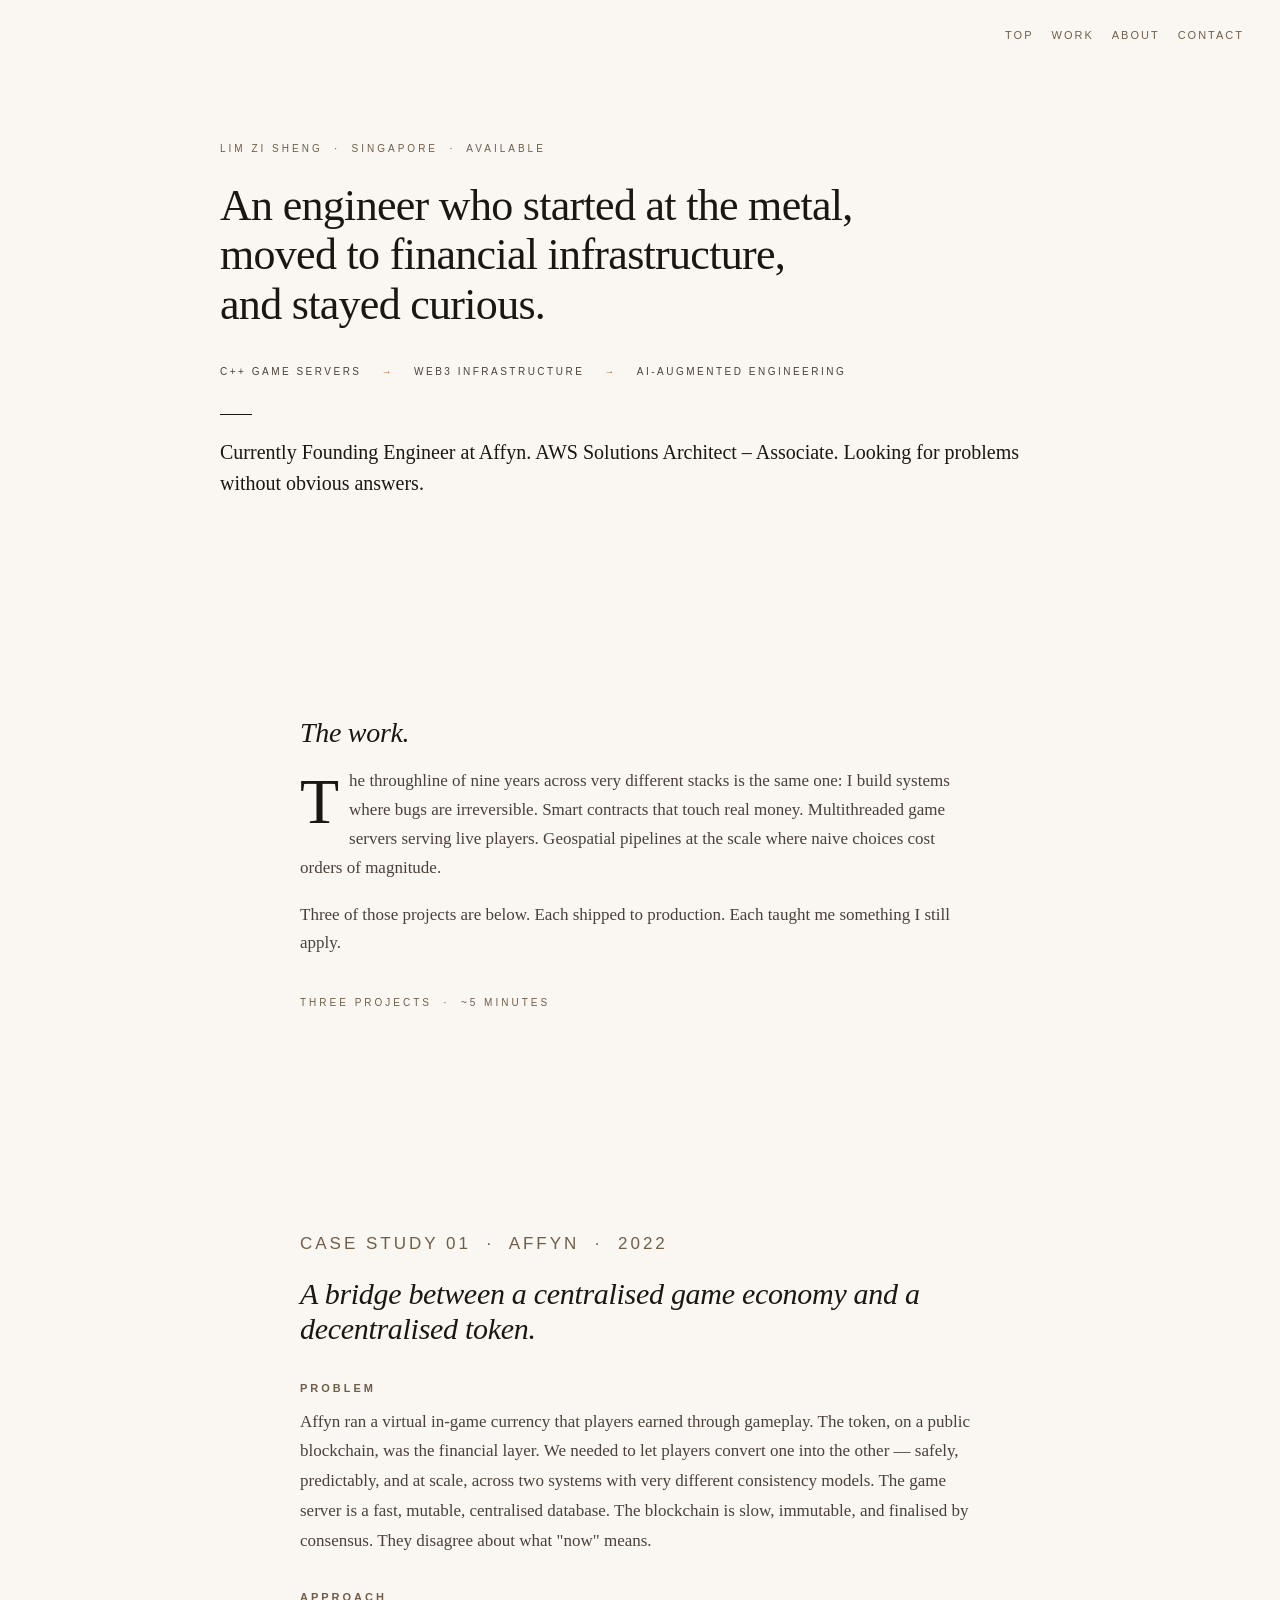
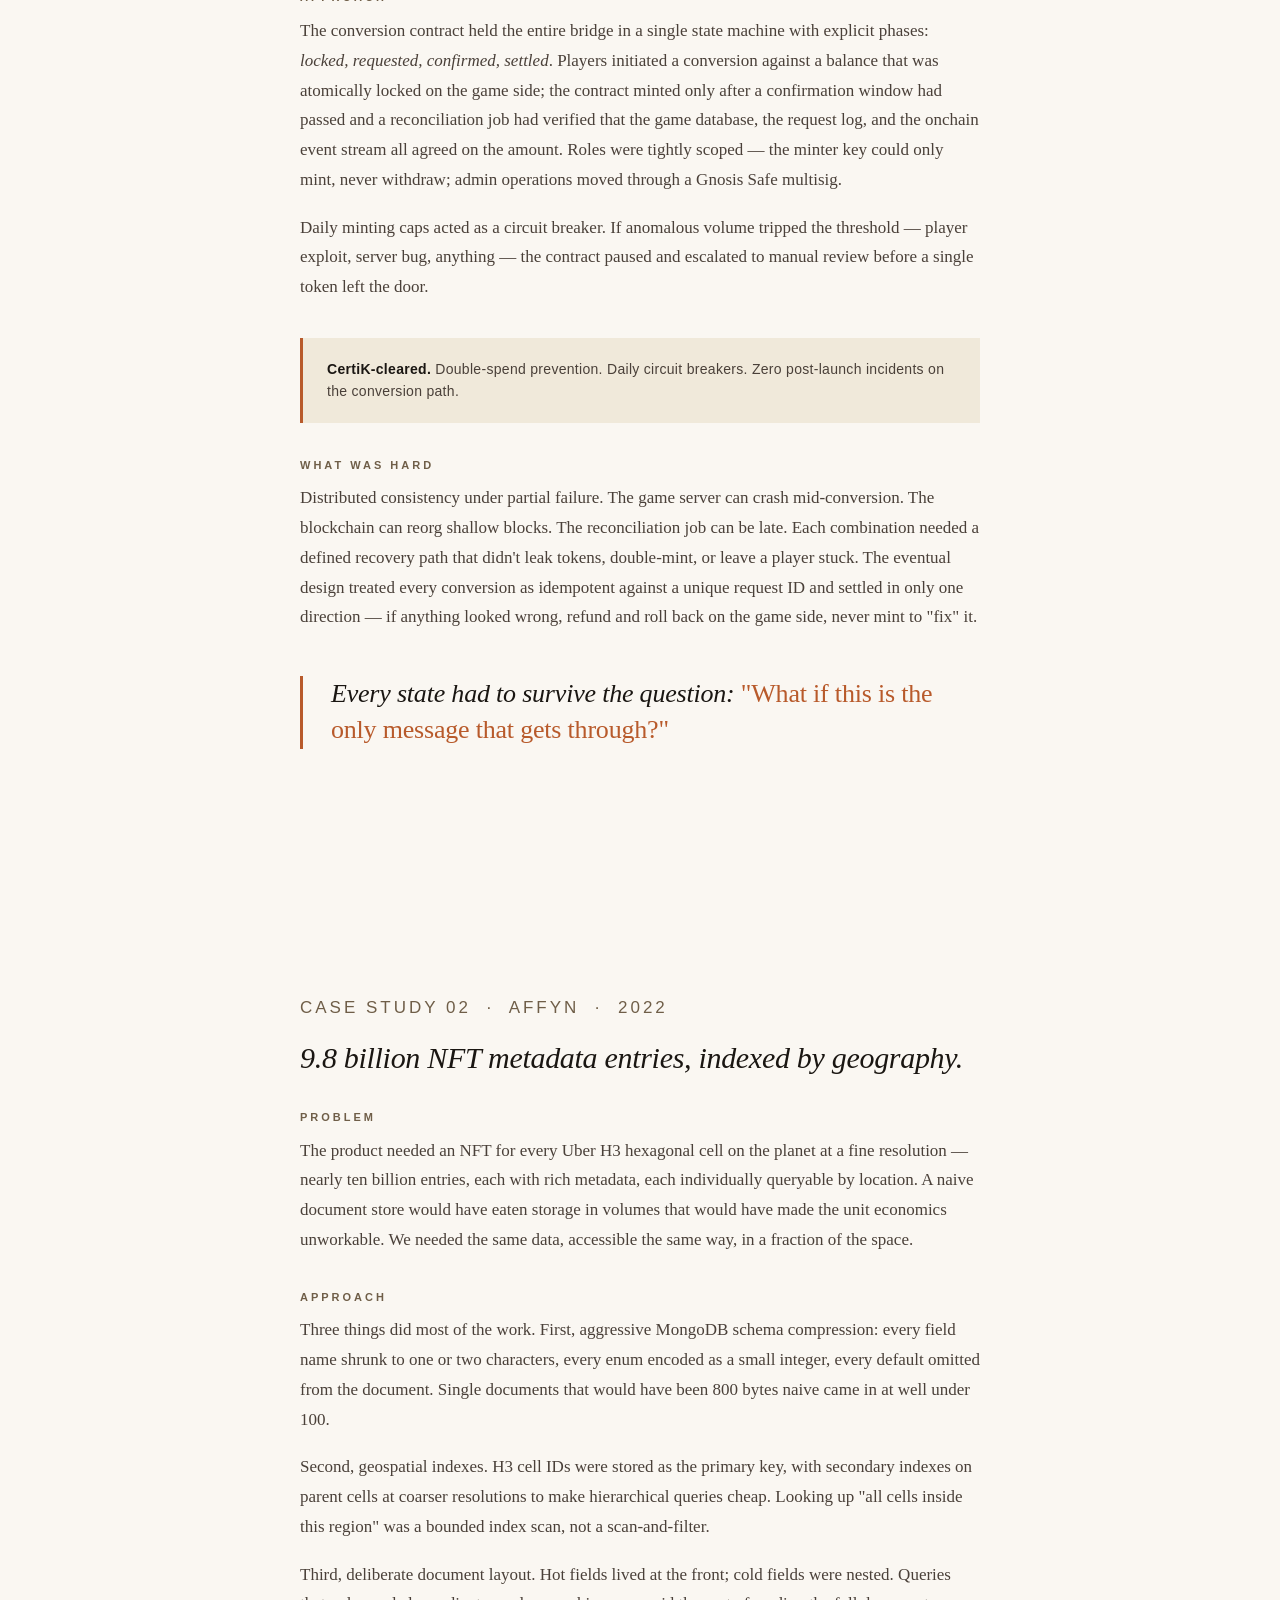
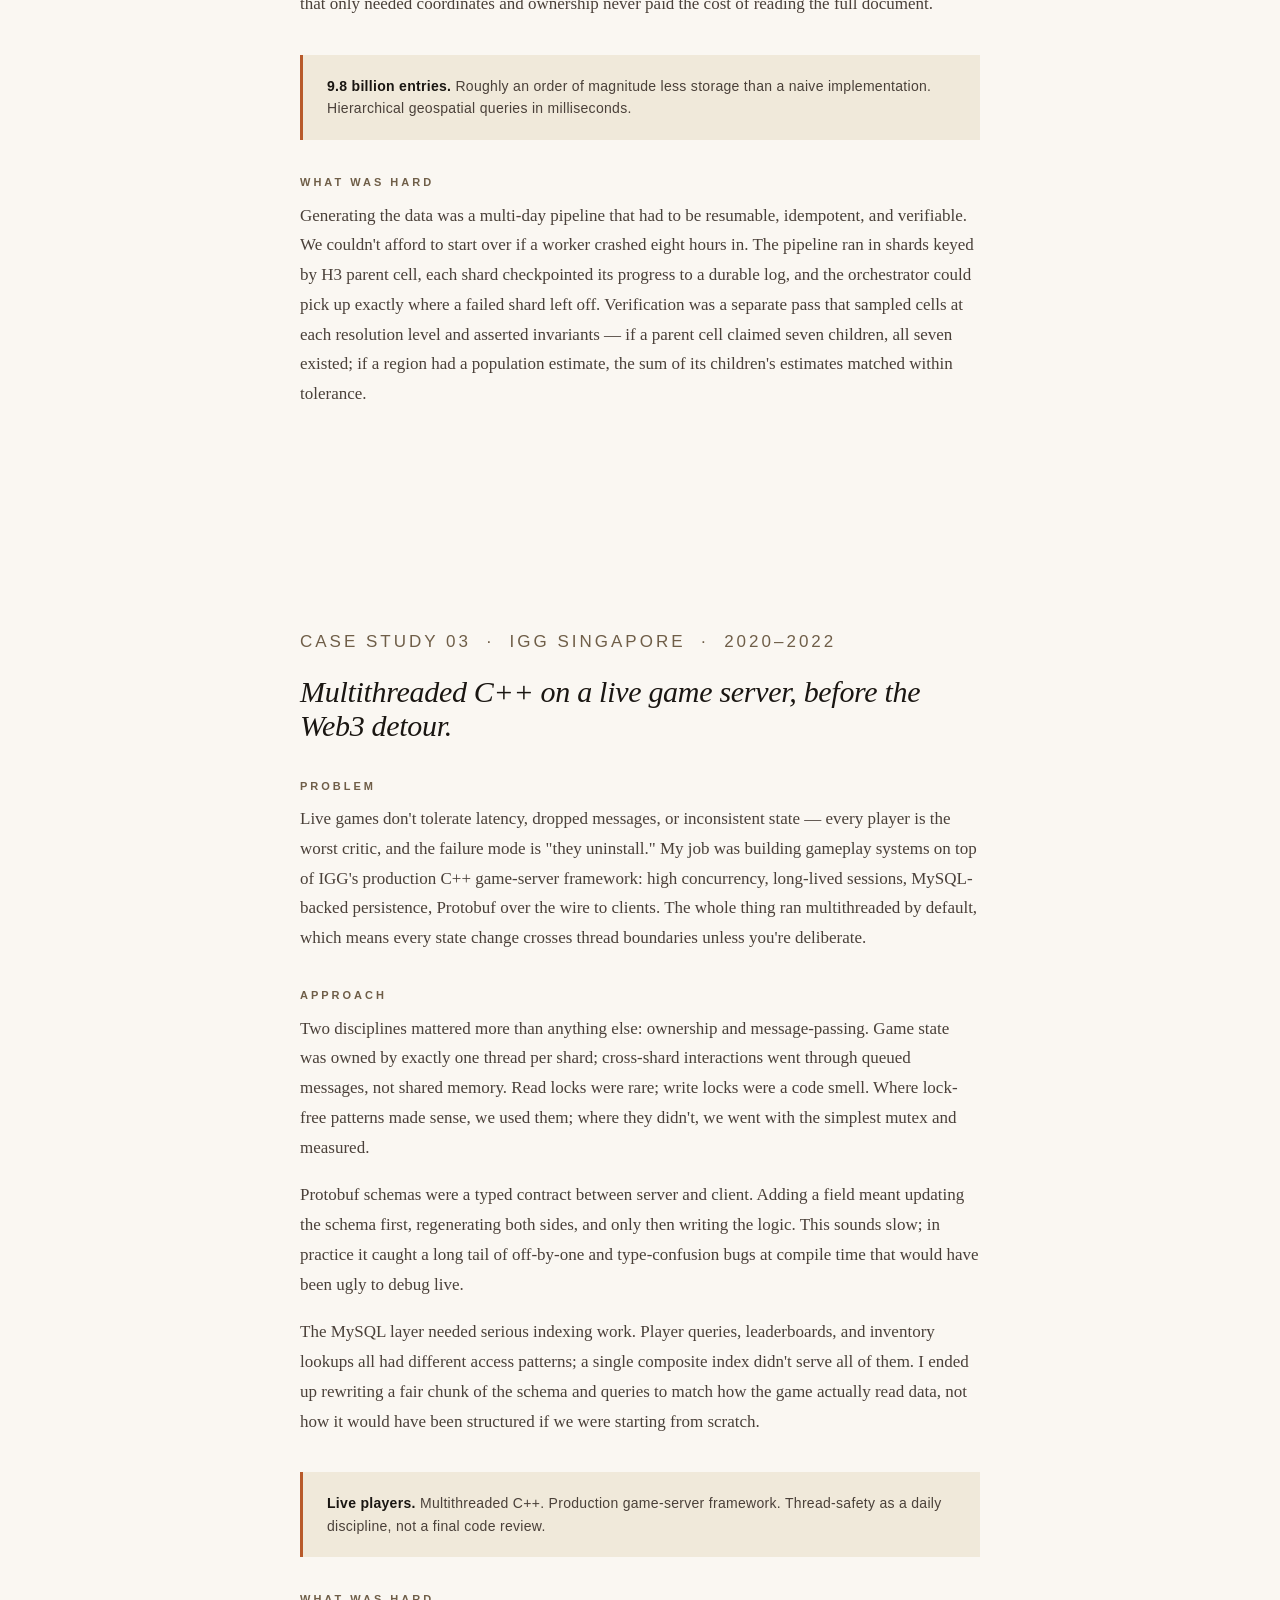
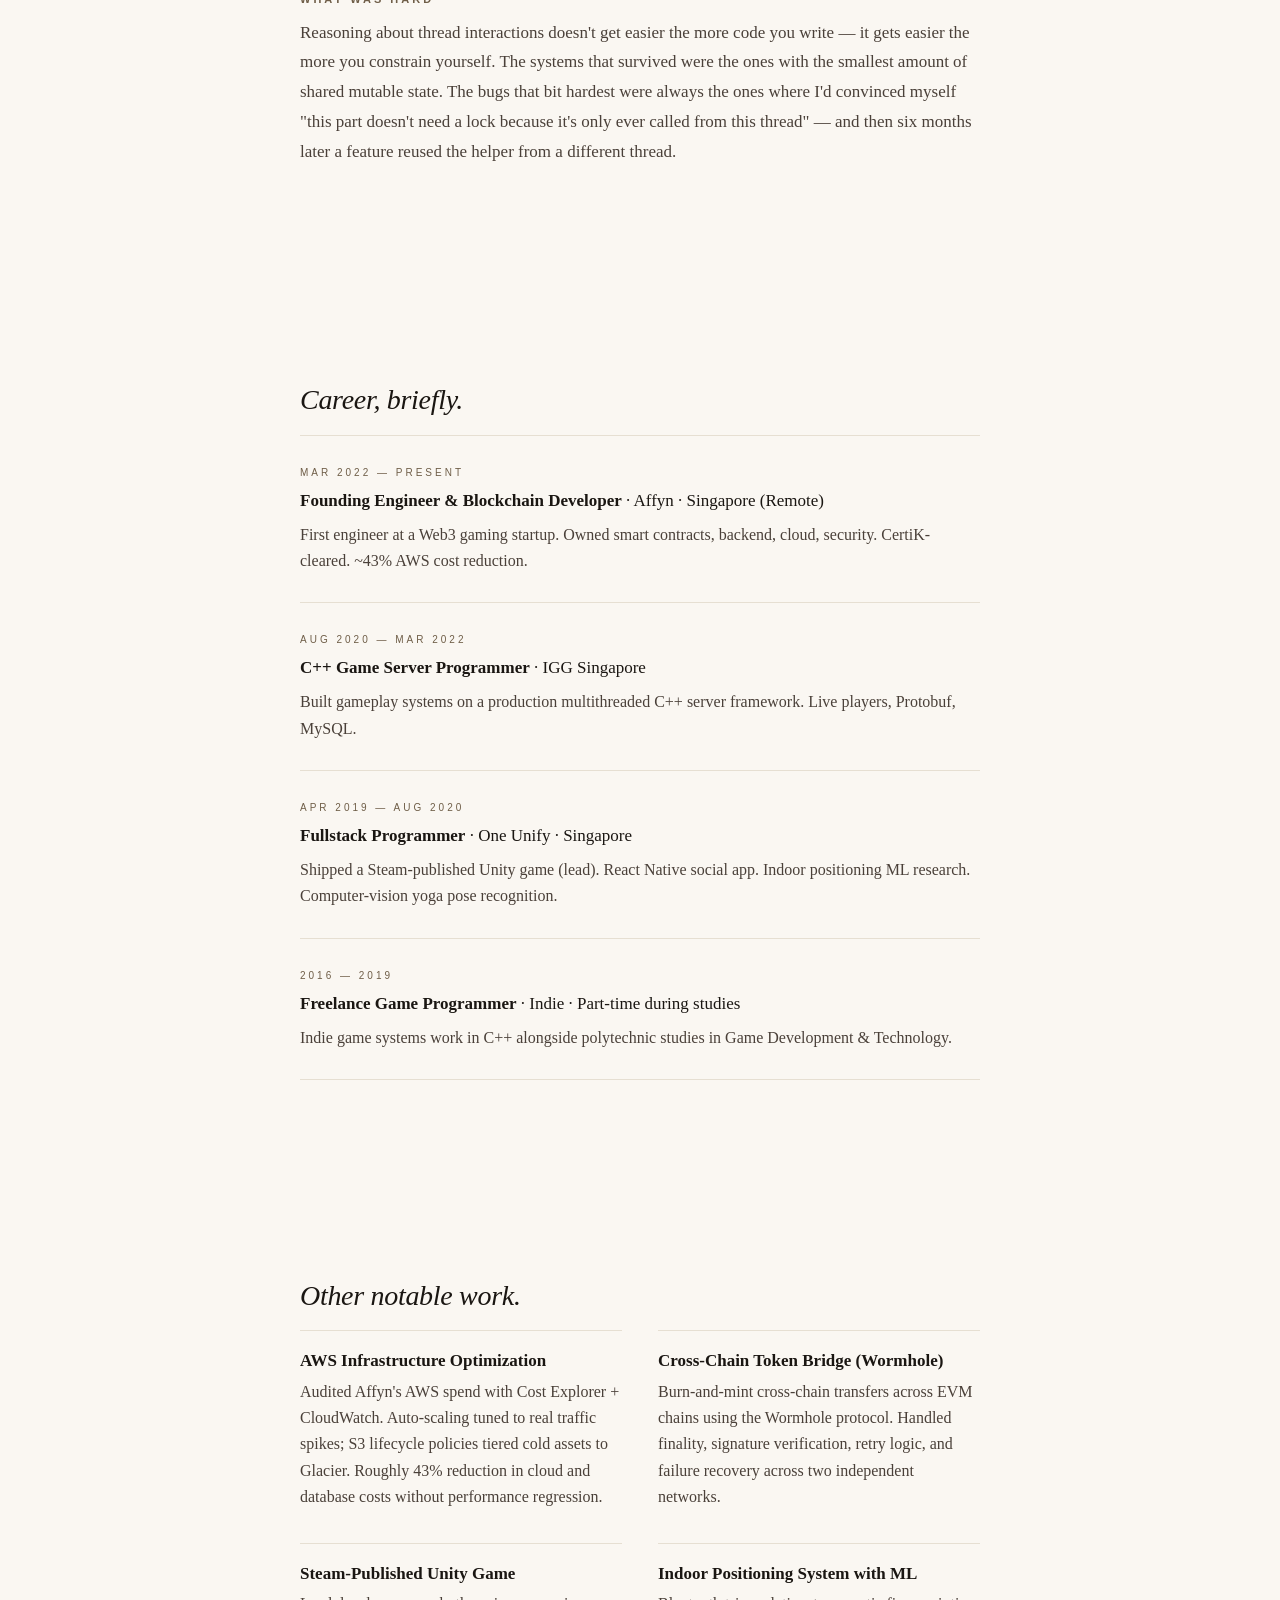
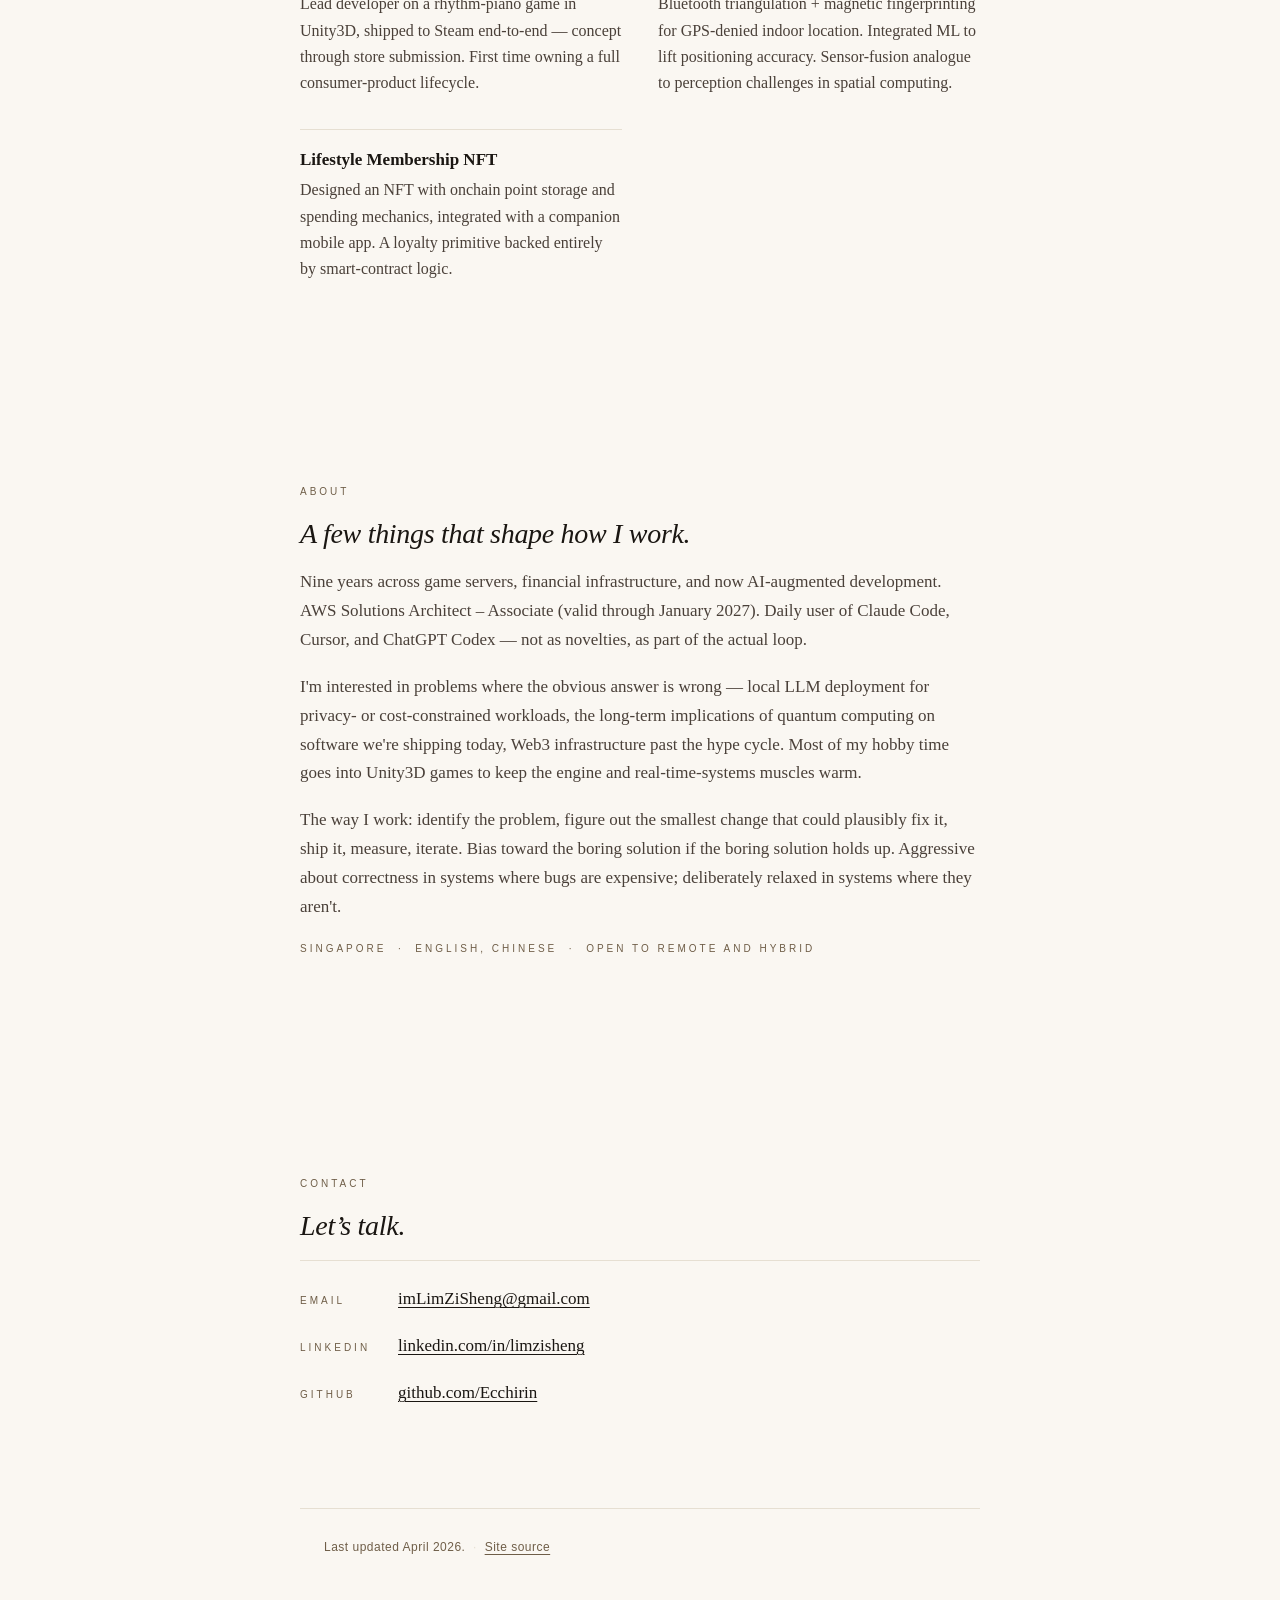
<file: index.html>
<!DOCTYPE html>
<html lang="en">
<head>
  <meta charset="UTF-8">
  <meta name="viewport" content="width=device-width, initial-scale=1.0">
  <title>Lim Zi Sheng — Senior Engineer · Singapore</title>
  <meta name="description" content="Senior engineer. Nine years building systems where bugs are irreversible — from C++ game servers to CertiK-cleared smart contracts to a 9.8B-entry geospatial pipeline.">
  <link rel="stylesheet" href="styles.css">
  <link rel="icon" type="image/svg+xml" href="assets/favicon.svg">
  <link rel="canonical" href="https://Ecchirin.github.io/">

  <!-- OpenGraph -->
  <meta property="og:type" content="profile">
  <meta property="og:title" content="Lim Zi Sheng — Senior Engineer · Singapore">
  <meta property="og:description" content="Nine years building systems where bugs are irreversible. C++ game servers → Web3 infrastructure → AI-augmented engineering.">
  <meta property="og:url" content="https://Ecchirin.github.io/">
  <meta property="og:image" content="https://Ecchirin.github.io/assets/og-image.png">
  <meta property="og:image:width" content="1200">
  <meta property="og:image:height" content="630">

  <!-- Twitter -->
  <meta name="twitter:card" content="summary_large_image">
  <meta name="twitter:title" content="Lim Zi Sheng — Senior Engineer · Singapore">
  <meta name="twitter:description" content="Nine years building systems where bugs are irreversible. C++ game servers → Web3 infrastructure → AI-augmented engineering.">
  <meta name="twitter:image" content="https://Ecchirin.github.io/assets/og-image.png">

  <!-- JSON-LD Person schema -->
  <script type="application/ld+json">
  {
    "@context": "https://schema.org",
    "@type": "Person",
    "name": "Lim Zi Sheng",
    "jobTitle": "Senior Software Engineer",
    "address": {
      "@type": "PostalAddress",
      "addressCountry": "SG",
      "addressLocality": "Singapore"
    },
    "url": "https://Ecchirin.github.io/",
    "sameAs": [
      "https://linkedin.com/in/limzisheng/",
      "https://github.com/Ecchirin"
    ]
  }
  </script>
</head>
<body>
  <a class="skip-link" href="#main">Skip to content</a>

  <nav class="jump-nav" aria-label="Page sections">
    <a href="#main">Top</a>
    <a href="#cs-token-conversion">Work</a>
    <a href="#about-heading">About</a>
    <a href="#contact-heading">Contact</a>
  </nav>

  <main id="main">
    <section class="hero" aria-labelledby="hero-headline">
      <p class="label">Lim Zi Sheng &nbsp;·&nbsp; Singapore &nbsp;·&nbsp; Available</p>
      <h1 id="hero-headline" class="hero-headline">
        An engineer who started at the metal,<br>
        moved to financial infrastructure,<br>
        and stayed curious.
      </h1>
      <ol class="throughline" aria-label="Career arc">
        <li>C++ Game Servers</li>
        <li aria-hidden="true" class="arrow">&rarr;</li>
        <li>Web3 Infrastructure</li>
        <li aria-hidden="true" class="arrow">&rarr;</li>
        <li>AI&#8209;Augmented Engineering</li>
      </ol>
      <hr class="rule">
      <p class="lead">
        Currently Founding Engineer at Affyn. AWS Solutions Architect &ndash; Associate.
        Looking for problems without obvious answers.
      </p>
    </section>
    <section class="framing" aria-labelledby="framing-heading">
      <h2 id="framing-heading">The work.</h2>
      <p>
        The throughline of nine years across very different stacks is the same one:
        I build systems where bugs are irreversible. Smart contracts that touch real
        money. Multithreaded game servers serving live players. Geospatial pipelines
        at the scale where naive choices cost orders of magnitude.
      </p>
      <p>
        Three of those projects are below. Each shipped to production. Each taught
        me something I still apply.
      </p>
      <p class="wayfinder label">
        Three projects &nbsp;·&nbsp; ~5 minutes
      </p>
    </section>
<article class="case-study" id="cs-token-conversion" aria-labelledby="cs1-title">
  <p class="label">Case study 01 &nbsp;·&nbsp; Affyn &nbsp;·&nbsp; 2022</p>
  <h2 id="cs1-title">A bridge between a centralised game economy and a decentralised token.</h2>

  <h3>Problem</h3>
  <p>
    Affyn ran a virtual in-game currency that players earned through gameplay.
    The token, on a public blockchain, was the financial layer. We needed to let
    players convert one into the other &mdash; safely, predictably, and at scale,
    across two systems with very different consistency models. The game server
    is a fast, mutable, centralised database. The blockchain is slow, immutable,
    and finalised by consensus. They disagree about what "now" means.
  </p>

  <h3>Approach</h3>
  <p>
    The conversion contract held the entire bridge in a single state machine
    with explicit phases: <em>locked, requested, confirmed, settled</em>. Players
    initiated a conversion against a balance that was atomically locked on the
    game side; the contract minted only after a confirmation window had passed
    and a reconciliation job had verified that the game database, the request
    log, and the onchain event stream all agreed on the amount. Roles were tightly
    scoped &mdash; the minter key could only mint, never withdraw; admin operations
    moved through a Gnosis Safe multisig.
  </p>
  <p>
    Daily minting caps acted as a circuit breaker. If anomalous volume tripped
    the threshold &mdash; player exploit, server bug, anything &mdash; the contract
    paused and escalated to manual review before a single token left the door.
  </p>

  <aside class="stat-callout">
    <strong>CertiK-cleared.</strong> Double-spend prevention. Daily circuit breakers.
    Zero post-launch incidents on the conversion path.
  </aside>

  <h3>What was hard</h3>
  <p>
    Distributed consistency under partial failure. The game server can crash
    mid-conversion. The blockchain can reorg shallow blocks. The reconciliation
    job can be late. Each combination needed a defined recovery path that didn't
    leak tokens, double-mint, or leave a player stuck. The eventual design
    treated every conversion as idempotent against a unique request ID and
    settled in only one direction &mdash; if anything looked wrong, refund and roll back
    on the game side, never mint to "fix" it.
  </p>

  <blockquote class="pull-quote">
    Every state had to survive the question:
    <em>"What if this is the only message that gets through?"</em>
  </blockquote>
</article>
<article class="case-study" id="cs-pipeline" aria-labelledby="cs2-title">
  <p class="label">Case study 02 &nbsp;·&nbsp; Affyn &nbsp;·&nbsp; 2022</p>
  <h2 id="cs2-title">9.8 billion NFT metadata entries, indexed by geography.</h2>

  <h3>Problem</h3>
  <p>
    The product needed an NFT for every Uber H3 hexagonal cell on the planet at
    a fine resolution &mdash; nearly ten billion entries, each with rich metadata,
    each individually queryable by location. A naive document store would have
    eaten storage in volumes that would have made the unit economics unworkable.
    We needed the same data, accessible the same way, in a fraction of the space.
  </p>

  <h3>Approach</h3>
  <p>
    Three things did most of the work. First, aggressive MongoDB schema
    compression: every field name shrunk to one or two characters, every enum
    encoded as a small integer, every default omitted from the document. Single
    documents that would have been 800 bytes naive came in at well under 100.
  </p>
  <p>
    Second, geospatial indexes. H3 cell IDs were stored as the primary key, with
    secondary indexes on parent cells at coarser resolutions to make hierarchical
    queries cheap. Looking up "all cells inside this region" was a bounded index
    scan, not a scan-and-filter.
  </p>
  <p>
    Third, deliberate document layout. Hot fields lived at the front; cold fields
    were nested. Queries that only needed coordinates and ownership never paid
    the cost of reading the full document.
  </p>

  <aside class="stat-callout">
    <strong>9.8 billion entries.</strong> Roughly an order of magnitude less storage
    than a naive implementation. Hierarchical geospatial queries in milliseconds.
  </aside>

  <h3>What was hard</h3>
  <p>
    Generating the data was a multi-day pipeline that had to be resumable, idempotent,
    and verifiable. We couldn't afford to start over if a worker crashed eight hours
    in. The pipeline ran in shards keyed by H3 parent cell, each shard checkpointed
    its progress to a durable log, and the orchestrator could pick up exactly where
    a failed shard left off. Verification was a separate pass that sampled cells at
    each resolution level and asserted invariants &mdash; if a parent cell claimed
    seven children, all seven existed; if a region had a population estimate, the
    sum of its children's estimates matched within tolerance.
  </p>

</article>
<article class="case-study" id="cs-game-server" aria-labelledby="cs3-title">
  <p class="label">Case study 03 &nbsp;·&nbsp; IGG Singapore &nbsp;·&nbsp; 2020&ndash;2022</p>
  <h2 id="cs3-title">Multithreaded C++ on a live game server, before the Web3 detour.</h2>

  <h3>Problem</h3>
  <p>
    Live games don't tolerate latency, dropped messages, or inconsistent state &mdash;
    every player is the worst critic, and the failure mode is "they uninstall."
    My job was building gameplay systems on top of IGG's production C++ game-server
    framework: high concurrency, long-lived sessions, MySQL-backed persistence,
    Protobuf over the wire to clients. The whole thing ran multithreaded by default,
    which means every state change crosses thread boundaries unless you're deliberate.
  </p>

  <h3>Approach</h3>
  <p>
    Two disciplines mattered more than anything else: ownership and message-passing.
    Game state was owned by exactly one thread per shard; cross-shard interactions
    went through queued messages, not shared memory. Read locks were rare; write
    locks were a code smell. Where lock-free patterns made sense, we used them; where
    they didn't, we went with the simplest mutex and measured.
  </p>
  <p>
    Protobuf schemas were a typed contract between server and client. Adding a field
    meant updating the schema first, regenerating both sides, and only then writing
    the logic. This sounds slow; in practice it caught a long tail of off-by-one and
    type-confusion bugs at compile time that would have been ugly to debug live.
  </p>
  <p>
    The MySQL layer needed serious indexing work. Player queries, leaderboards, and
    inventory lookups all had different access patterns; a single composite index
    didn't serve all of them. I ended up rewriting a fair chunk of the schema and
    queries to match how the game actually read data, not how it would have been
    structured if we were starting from scratch.
  </p>

  <aside class="stat-callout">
    <strong>Live players.</strong> Multithreaded C++. Production game-server framework.
    Thread-safety as a daily discipline, not a final code review.
  </aside>

  <h3>What was hard</h3>
  <p>
    Reasoning about thread interactions doesn't get easier the more code you write
    &mdash; it gets easier the more you constrain yourself. The systems that survived
    were the ones with the smallest amount of shared mutable state. The bugs that
    bit hardest were always the ones where I'd convinced myself "this part doesn't
    need a lock because it's only ever called from this thread" &mdash; and then six
    months later a feature reused the helper from a different thread.
  </p>

</article>
    <section class="timeline" aria-labelledby="timeline-heading">
      <h2 id="timeline-heading">Career, briefly.</h2>
      <ol class="timeline-list">
        <li class="timeline-entry">
          <p class="label timeline-when">Mar 2022 &mdash; Present</p>
          <p class="timeline-role"><strong>Founding Engineer &amp; Blockchain Developer</strong> · Affyn · Singapore (Remote)</p>
          <p class="timeline-outcome">First engineer at a Web3 gaming startup. Owned smart contracts, backend, cloud, security. CertiK-cleared. ~43% AWS cost reduction.</p>
        </li>
        <li class="timeline-entry">
          <p class="label timeline-when">Aug 2020 &mdash; Mar 2022</p>
          <p class="timeline-role"><strong>C++ Game Server Programmer</strong> · IGG Singapore</p>
          <p class="timeline-outcome">Built gameplay systems on a production multithreaded C++ server framework. Live players, Protobuf, MySQL.</p>
        </li>
        <li class="timeline-entry">
          <p class="label timeline-when">Apr 2019 &mdash; Aug 2020</p>
          <p class="timeline-role"><strong>Fullstack Programmer</strong> · One Unify · Singapore</p>
          <p class="timeline-outcome">Shipped a Steam-published Unity game (lead). React Native social app. Indoor positioning ML research. Computer-vision yoga pose recognition.</p>
        </li>
        <li class="timeline-entry">
          <p class="label timeline-when">2016 &mdash; 2019</p>
          <p class="timeline-role"><strong>Freelance Game Programmer</strong> · Indie · Part-time during studies</p>
          <p class="timeline-outcome">Indie game systems work in C++ alongside polytechnic studies in Game Development &amp; Technology.</p>
        </li>
      </ol>
    </section>
    <section class="notable" aria-labelledby="notable-heading">
      <h2 id="notable-heading">Other notable work.</h2>
      <ul class="notable-grid">
        <li>
          <h3>AWS Infrastructure Optimization</h3>
          <p>Audited Affyn's AWS spend with Cost Explorer + CloudWatch. Auto-scaling tuned to real traffic spikes; S3 lifecycle policies tiered cold assets to Glacier. Roughly 43&percnt; reduction in cloud and database costs without performance regression.</p>
        </li>
        <li>
          <h3>Cross-Chain Token Bridge (Wormhole)</h3>
          <p>Burn-and-mint cross-chain transfers across EVM chains using the Wormhole protocol. Handled finality, signature verification, retry logic, and failure recovery across two independent networks.</p>
        </li>
        <li>
          <h3>Steam-Published Unity Game</h3>
          <p>Lead developer on a rhythm-piano game in Unity3D, shipped to Steam end-to-end &mdash; concept through store submission. First time owning a full consumer-product lifecycle.</p>
        </li>
        <li>
          <h3>Indoor Positioning System with ML</h3>
          <p>Bluetooth triangulation + magnetic fingerprinting for GPS-denied indoor location. Integrated ML to lift positioning accuracy. Sensor-fusion analogue to perception challenges in spatial computing.</p>
        </li>
        <li>
          <h3>Lifestyle Membership NFT</h3>
          <p>Designed an NFT with onchain point storage and spending mechanics, integrated with a companion mobile app. A loyalty primitive backed entirely by smart-contract logic.</p>
        </li>
      </ul>
    </section>
<section class="about" aria-labelledby="about-heading">
  <p class="label">About</p>
  <h2 id="about-heading">A few things that shape how I work.</h2>
  <p>
    Nine years across game servers, financial infrastructure, and now AI-augmented
    development. AWS Solutions Architect &ndash; Associate (valid through January
    2027). Daily user of Claude Code, Cursor, and ChatGPT Codex &mdash; not as
    novelties, as part of the actual loop.
  </p>
  <p>
    I'm interested in problems where the obvious answer is wrong &mdash; local LLM
    deployment for privacy- or cost-constrained workloads, the long-term
    implications of quantum computing on software we're shipping today, Web3
    infrastructure past the hype cycle. Most of my hobby time goes into Unity3D
    games to keep the engine and real-time-systems muscles warm.
  </p>
  <p>
    The way I work: identify the problem, figure out the smallest change that
    could plausibly fix it, ship it, measure, iterate. Bias toward the boring
    solution if the boring solution holds up. Aggressive about correctness in
    systems where bugs are expensive; deliberately relaxed in systems where they
    aren't.
  </p>
  <p class="label">Singapore &nbsp;·&nbsp; English, Chinese &nbsp;·&nbsp; Open to remote and hybrid</p>
</section>
    <section class="contact" aria-labelledby="contact-heading">
      <p class="label">Contact</p>
      <h2 id="contact-heading">Let&rsquo;s talk.</h2>
      <ul class="contact-list">
        <li>
          <span class="contact-label">Email</span>
          <a href="mailto:imLimZiSheng@gmail.com">imLimZiSheng@gmail.com</a>
        </li>
        <li>
          <span class="contact-label">LinkedIn</span>
          <a href="https://linkedin.com/in/limzisheng/" rel="noopener noreferrer" target="_blank">linkedin.com/in/limzisheng</a>
        </li>
        <li>
          <span class="contact-label">GitHub</span>
          <a href="https://github.com/Ecchirin" rel="noopener noreferrer" target="_blank">github.com/Ecchirin</a>
        </li>
      </ul>
    </section>
  </main>

  <footer class="site-footer">
    <p>
      Last updated April 2026.
      <span class="dot">&nbsp;·&nbsp;</span>
      <a href="https://github.com/Ecchirin/Ecchirin.github.io" rel="noopener noreferrer" target="_blank">Site source</a>
    </p>
  </footer>

  <script src="script.js" defer></script>
</body>
</html>
</file>
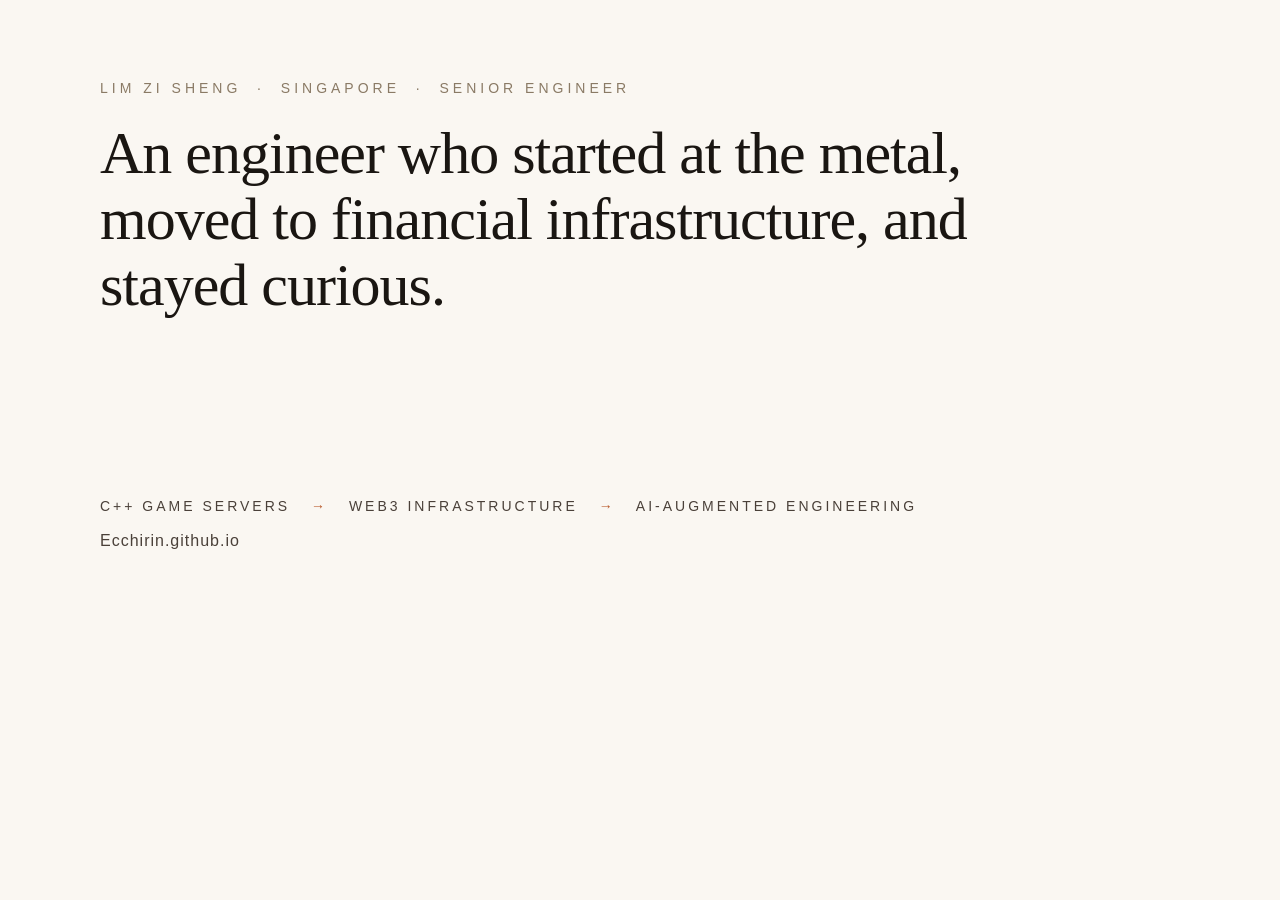
<file: assets/og-template.html>
<!DOCTYPE html>
<html>
<head>
  <meta charset="UTF-8">
  <style>
    body { margin: 0; font-family: Georgia, serif; background: #faf7f2; color: #1a1612; }
    .canvas { width: 1200px; height: 630px; padding: 80px 100px; box-sizing: border-box; display: flex; flex-direction: column; justify-content: space-between; }
    .label { font-family: 'Helvetica Neue', sans-serif; font-size: 14px; letter-spacing: 4px; text-transform: uppercase; color: #8a7a65; }
    h1 { font-size: 60px; line-height: 1.1; font-weight: 400; margin: 24px 0 0; max-width: 980px; letter-spacing: -1px; }
    .arc { font-family: 'Helvetica Neue', sans-serif; font-size: 14px; letter-spacing: 3px; text-transform: uppercase; color: #4a4039; }
    .arc .arrow { color: #b85a2b; padding: 0 14px; }
    .url { font-family: 'Helvetica Neue', sans-serif; font-size: 16px; letter-spacing: 1px; color: #4a4039; }
  </style>
</head>
<body>
  <div class="canvas">
    <div>
      <div class="label">Lim Zi Sheng &nbsp;&middot;&nbsp; Singapore &nbsp;&middot;&nbsp; Senior Engineer</div>
      <h1>An engineer who started at the metal, moved to financial infrastructure, and stayed curious.</h1>
    </div>
    <div>
      <div class="arc">
        C++ Game Servers <span class="arrow">&rarr;</span>
        Web3 Infrastructure <span class="arrow">&rarr;</span>
        AI&#8209;Augmented Engineering
      </div>
      <div class="url" style="margin-top: 18px;">Ecchirin.github.io</div>
    </div>
  </div>
</body>
</html>
</file>
<file: styles.css>
/* === Design tokens === */
:root {
  --paper: #faf7f2;
  --ink: #1a1612;
  --ink-2: #4a4039;
  --warm-grey: #6f5e48;
  --rust: #b85a2b;
  --paper-warm: #f0e9da;
  --hairline: #e6dfd2;
  --ink-inverse-bg: #0d1017;

  --serif: Georgia, 'Times New Roman', serif;
  --sans: 'Helvetica Neue', Helvetica, Arial, sans-serif;
  --mono: 'JetBrains Mono', 'Consolas', 'Courier New', monospace;

  --space-section: clamp(64px, 10vw, 100px);
  --space-block: clamp(28px, 5vw, 40px);
  --content-max: 680px;
  --hero-max: 840px;
}

/* === Reset === */
*, *::before, *::after { box-sizing: border-box; }
html { -webkit-text-size-adjust: 100%; scroll-behavior: smooth; }
body {
  margin: 0;
  font-family: var(--serif);
  font-size: 17px;
  line-height: 1.7;
  color: var(--ink);
  background: var(--paper);
  -webkit-font-smoothing: antialiased;
  -moz-osx-font-smoothing: grayscale;
}
img { max-width: 100%; display: block; }
a { color: var(--ink); text-decoration: underline; text-decoration-thickness: 1px; text-underline-offset: 3px; }
a:hover { color: var(--rust); }
a:focus-visible { outline: 2px solid var(--rust); outline-offset: 3px; }

/* === Layout === */
main {
  padding: 0 24px;
}
section,
main > article {
  max-width: var(--content-max);
  margin: 0 auto;
  padding-block: var(--space-section);
}
section.hero { max-width: var(--hero-max); }

h1, h2, h3 { font-family: var(--serif); font-weight: 400; line-height: 1.15; letter-spacing: -0.3px; }
h1 { font-size: clamp(30px, 5.2vw, 42px); margin: 0; }
h2 { font-size: clamp(24px, 4vw, 28px); margin: 0 0 18px; }
h3 { font-size: 17px; margin: 28px 0 8px; font-weight: 700; letter-spacing: 0; }

p { margin: 0 0 18px; color: var(--ink-2); }
p.lead { color: var(--ink); font-size: 20px; line-height: 1.55; }

.label {
  font-family: var(--sans);
  font-size: 10px;
  letter-spacing: 3px;
  text-transform: uppercase;
  color: var(--warm-grey);
  font-weight: 500;
}

.rule { width: 32px; height: 1px; background: var(--ink); margin: 22px 0; border: 0; }

/* === Skip link === */
.skip-link {
  position: absolute; top: 8px; left: 8px;
  background: var(--ink); color: var(--paper);
  padding: 8px 12px; z-index: 100;
  text-decoration: none;
  transform: translateY(-200%);
  transition: transform 150ms ease-out;
}
.skip-link:focus { transform: translateY(0); color: var(--paper); }

/* === Reduced motion === */
@media (prefers-reduced-motion: reduce) {
  html { scroll-behavior: auto; }
  *, *::before, *::after {
    animation-duration: 0.01ms !important;
    transition-duration: 0.01ms !important;
  }
}

/* === Hero === */
.hero { padding-top: clamp(96px, 14vw, 140px); padding-bottom: clamp(72px, 10vw, 100px); }
.hero .label { margin-bottom: 24px; }
.hero-headline {
  font-size: clamp(30px, 5.2vw, 44px);
  line-height: 1.12;
  letter-spacing: -0.7px;
  font-weight: 400;
}
.throughline {
  list-style: none; padding: 0; margin: 28px 0 0;
  display: flex; flex-wrap: wrap; gap: 0 14px;
  font-family: var(--sans);
  font-size: 10px;
  letter-spacing: 2.5px;
  text-transform: uppercase;
  color: var(--ink-2);
  font-weight: 500;
}
.throughline li { padding: 6px 0; }
.throughline .arrow { color: var(--rust); padding: 6px 6px; }
@media (max-width: 599px) {
  .throughline { flex-direction: column; gap: 6px 0; }
  .throughline .arrow { display: none; }
}
.hero .rule { margin: 28px 0 22px; }

/* === Framing === */
.framing h2 { font-style: italic; }
.framing > p:nth-of-type(1)::first-letter {
  font-family: var(--serif);
  font-size: 64px;
  line-height: 0.9;
  font-weight: 400;
  float: left;
  margin: 6px 10px 0 0;
  color: var(--ink);
}
.framing .wayfinder { margin-top: 36px; color: var(--warm-grey); }

/* === Timeline === */
.timeline h2 { font-style: italic; }
.timeline-list {
  list-style: none;
  padding: 0;
  margin: 0;
  border-top: 1px solid var(--hairline);
}
.timeline-entry {
  padding: 24px 0;
  border-bottom: 1px solid var(--hairline);
}
.timeline-when { margin: 0 0 6px; color: var(--warm-grey); }
.timeline-role { margin: 0 0 6px; color: var(--ink); font-size: 17px; }
.timeline-role strong { font-weight: 700; }
.timeline-outcome { margin: 0; color: var(--ink-2); font-size: 16px; line-height: 1.65; }
.timeline-entry { padding: 28px 0; }

/* === Notable work === */
.notable h2 { font-style: italic; }
.notable-grid {
  list-style: none;
  padding: 0;
  margin: 0;
  display: grid;
  grid-template-columns: 1fr;
  gap: 28px;
}
.notable-grid li {
  padding-top: 20px;
  border-top: 1px solid var(--hairline);
}
.notable-grid h3 {
  font-family: var(--serif);
  font-weight: 700;
  font-size: 17px;
  letter-spacing: 0;
  text-transform: none;
  color: var(--ink);
  margin: 0 0 8px;
}
.notable-grid p { font-size: 16px; line-height: 1.65; margin: 0; }
@media (min-width: 720px) {
  .notable-grid { grid-template-columns: 1fr 1fr; gap: 32px 36px; }
}

/* === About === */
.about h2 { font-style: italic; }

/* === Contact === */
.contact h2 { font-style: italic; }
.contact-list {
  list-style: none; padding: 0; margin: 0;
  display: grid;
  grid-template-columns: 1fr;
  gap: 18px;
  border-top: 1px solid var(--hairline);
  padding-top: 24px;
}
.contact-list li {
  display: flex;
  align-items: baseline;
  gap: 18px;
  flex-wrap: wrap;
}
.contact-label {
  font-family: var(--sans);
  font-size: 10px;
  letter-spacing: 3px;
  text-transform: uppercase;
  color: var(--warm-grey);
  min-width: 80px;
}
.contact-list a { font-size: 17px; }

/* === Footer === */
.site-footer {
  max-width: var(--content-max);
  margin: 0 auto;
  border-top: 1px solid var(--hairline);
  padding: 28px 24px 56px;
  text-align: left;
  font-family: var(--sans);
  font-size: 12px;
  letter-spacing: 0.5px;
  color: var(--warm-grey);
}
.site-footer p { margin: 0; color: var(--warm-grey); }
.site-footer a { color: var(--warm-grey); }
.site-footer a:hover { color: var(--rust); }
.site-footer .dot { color: var(--hairline); }

/* === Case study === */
.case-study .label { margin-bottom: 18px; }
.case-study h2 {
  font-size: clamp(24px, 4vw, 30px);
  font-style: italic;
  margin-bottom: 32px;
}
.case-study h3 {
  font-family: var(--sans);
  font-size: 11px;
  font-weight: 700;
  letter-spacing: 3px;
  text-transform: uppercase;
  color: var(--warm-grey);
  margin: 36px 0 12px;
}
.case-study p { font-size: 17px; line-height: 1.75; }

/* === Stat callout === */
.stat-callout {
  background: var(--paper-warm);
  border-left: 3px solid var(--rust);
  padding: 20px 24px;
  margin: 36px 0;
  font-family: var(--sans);
  font-size: 14px;
  letter-spacing: 0.3px;
  color: var(--ink-2);
  line-height: 1.6;
  font-weight: 500;
}
.stat-callout strong { color: var(--ink); font-weight: 700; }

/* === Pull quote === */
.pull-quote {
  margin: 44px 0;
  padding: 0 0 0 28px;
  border-left: 3px solid var(--rust);
  font-size: clamp(20px, 2.4vw, 26px);
  line-height: 1.4;
  font-style: italic;
  color: var(--ink);
  font-family: var(--serif);
  letter-spacing: -0.2px;
}
.pull-quote em { font-style: normal; color: var(--rust); }

/* === Section reveal === */
section, article {
  opacity: 1;
  transform: none;
}
.reveal-prepare section,
.reveal-prepare article {
  opacity: 0;
  transform: translateY(8px);
  transition: opacity 600ms ease-out, transform 600ms ease-out;
}
.reveal-prepare section.is-visible,
.reveal-prepare article.is-visible {
  opacity: 1;
  transform: translateY(0);
}
@media (prefers-reduced-motion: reduce) {
  .reveal-prepare section,
  .reveal-prepare article {
    opacity: 1;
    transform: none;
    transition: none;
  }
}

/* === Jump nav === */
.jump-nav {
  position: fixed;
  top: 18px;
  right: 24px;
  display: none;
  gap: 18px;
  font-family: var(--sans);
  font-size: 11px;
  letter-spacing: 2px;
  text-transform: uppercase;
  color: var(--warm-grey);
  z-index: 50;
  padding: 8px 12px;
  background: rgba(250, 247, 242, 0.85);
  backdrop-filter: blur(8px);
  -webkit-backdrop-filter: blur(8px);
  border-radius: 100px;
}
.jump-nav a {
  color: var(--warm-grey);
  text-decoration: none;
}
.jump-nav a:hover { color: var(--rust); }
@media (min-width: 768px) {
  .jump-nav { display: flex; }
}
</file>
